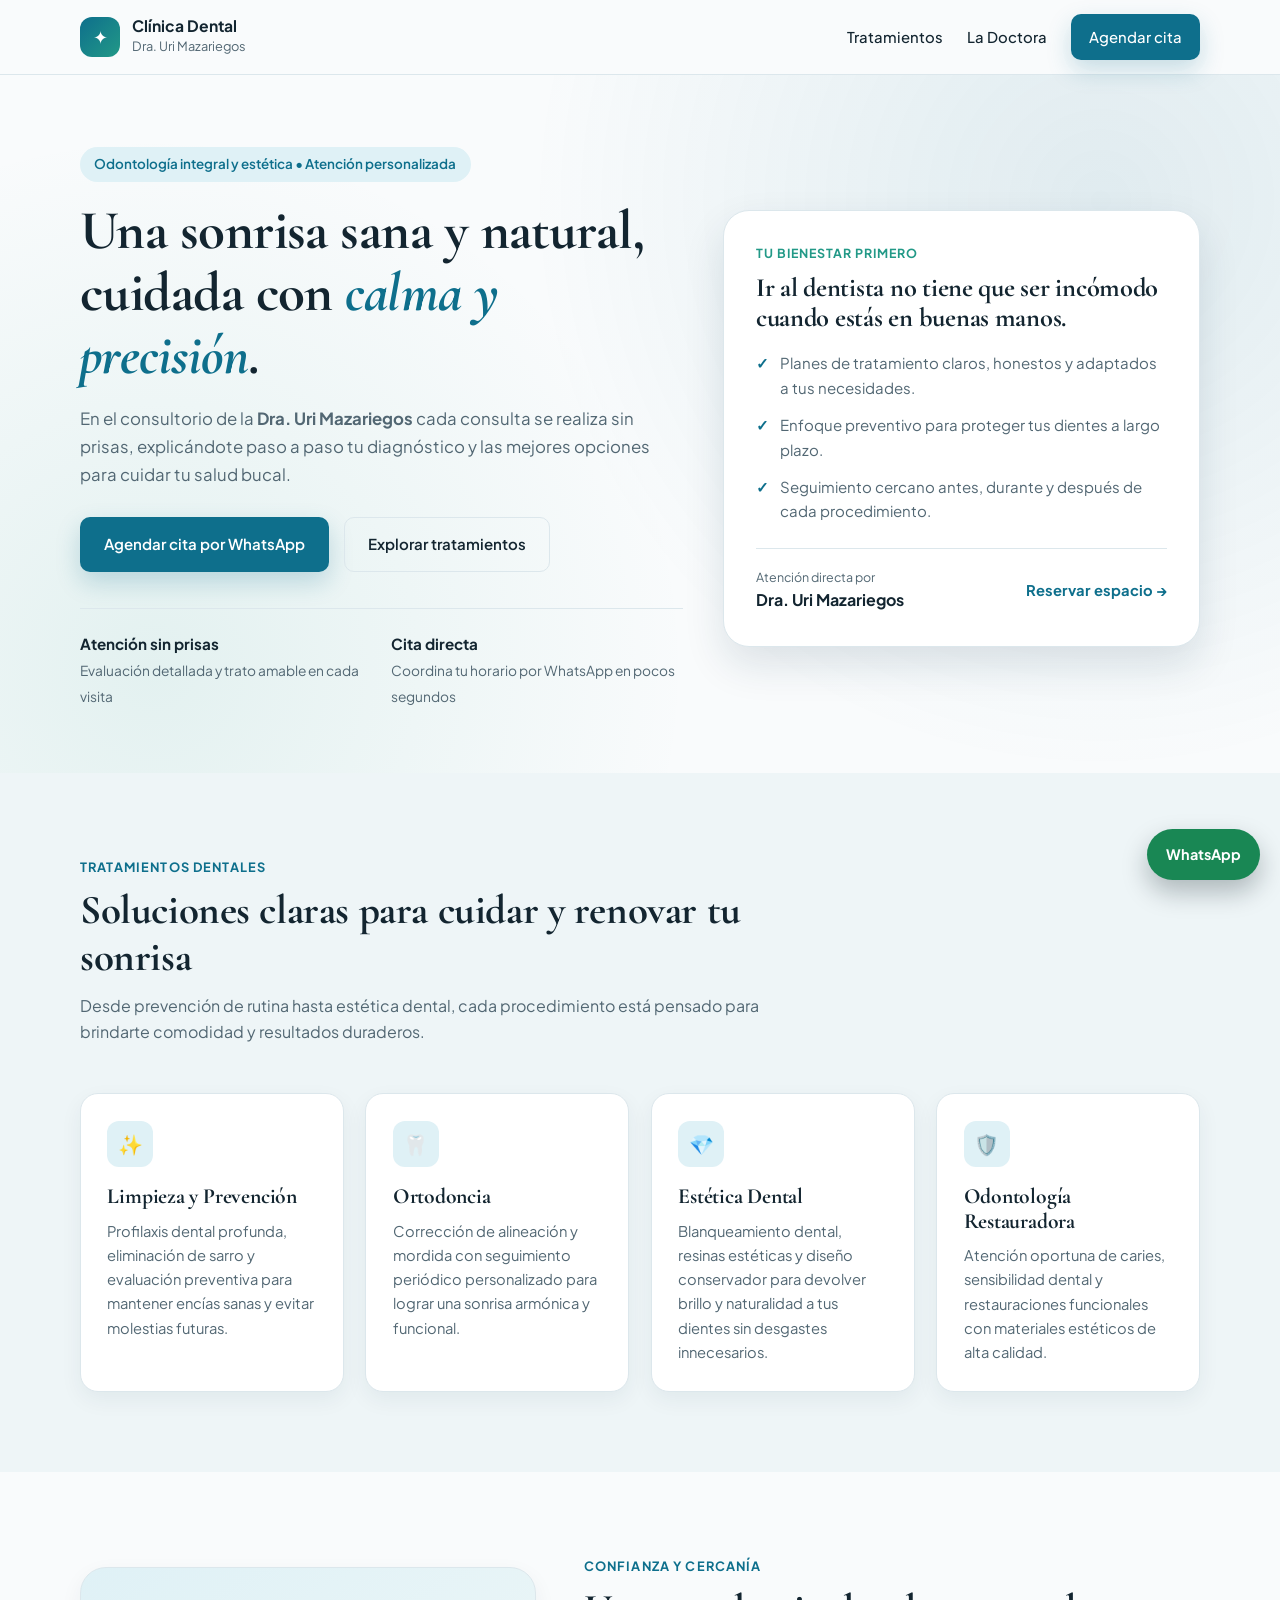
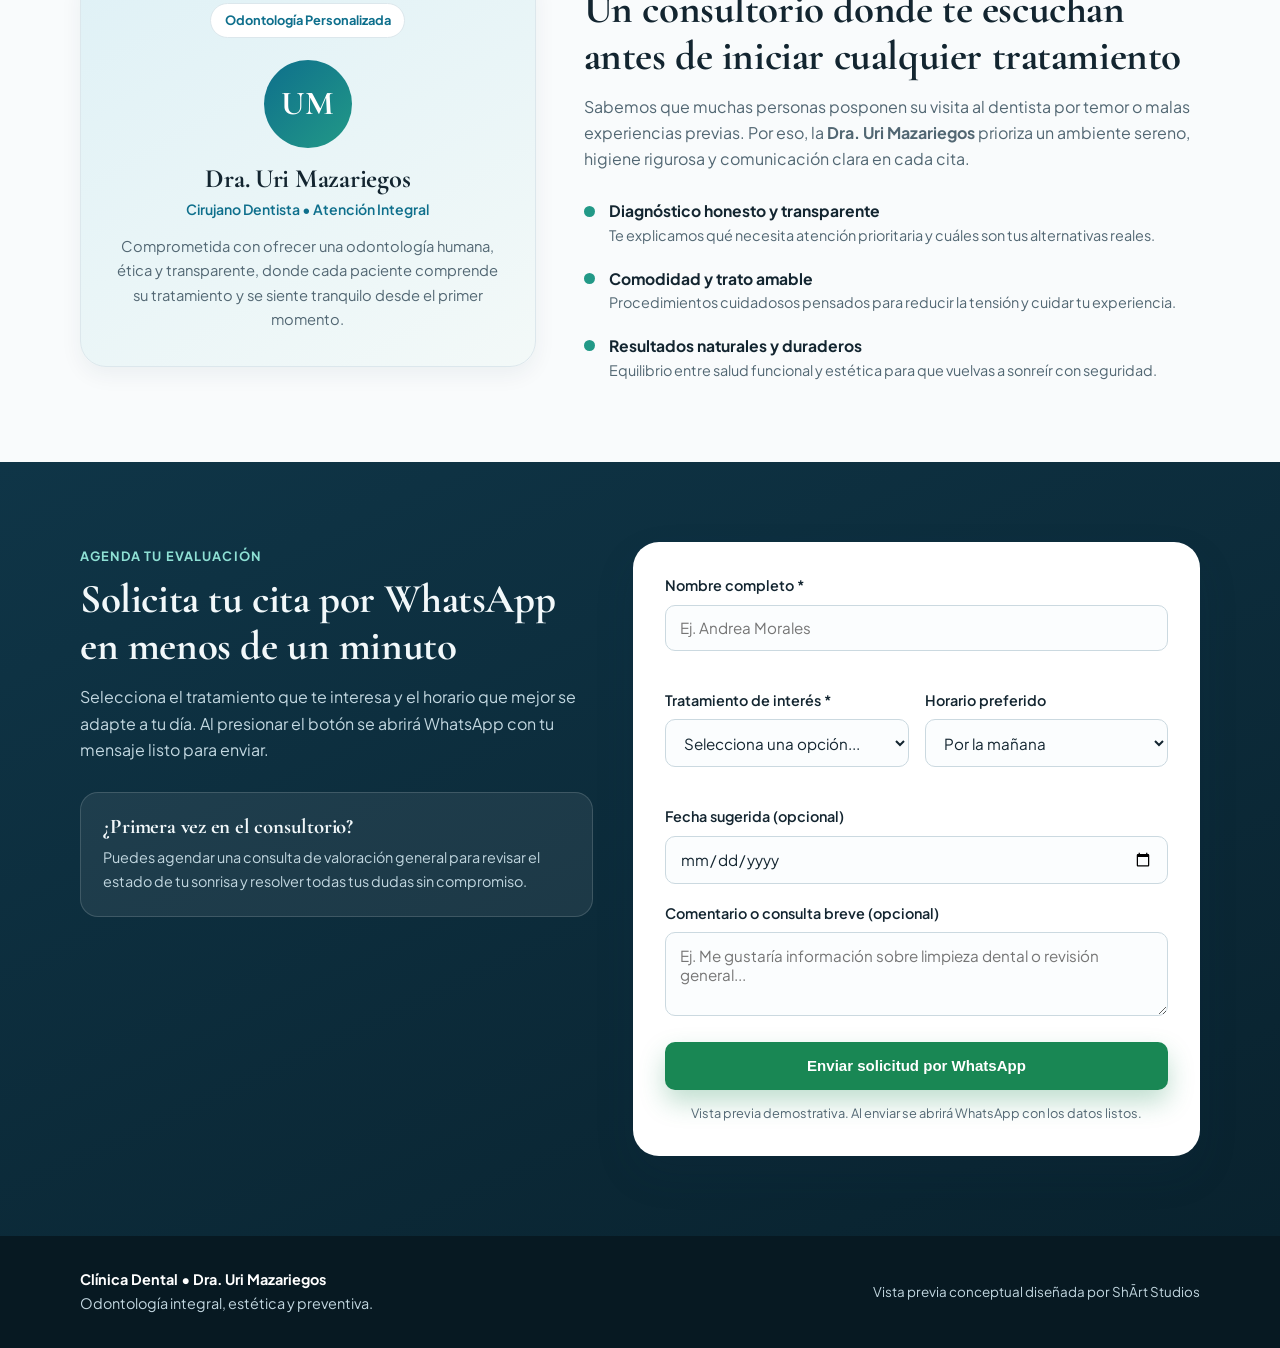
<file: Clinica Dental Dra Uri Mazariegos/index.html>
﻿<!DOCTYPE html>
<html lang="es">
<head>
    <meta charset="UTF-8" />
    <meta name="viewport" content="width=device-width, initial-scale=1.0" />
    <title>Clínica Dental | Dra. Uri Mazariegos</title>
    <link rel="preconnect" href="https://fonts.googleapis.com" />
    <link rel="preconnect" href="https://fonts.gstatic.com" crossorigin />
    <link href="https://fonts.googleapis.com/css2?family=Cormorant+Garamond:wght@600;700&family=Plus+Jakarta+Sans:wght@400;500;600;700&display=swap" rel="stylesheet" />
    <link rel="stylesheet" href="styles.css" />
</head>
<body>
    <!-- Barra superior -->
    <header class="topbar" id="inicio">
        <div class="container topbar__inner">
            <a href="#inicio" class="brand">
                <span class="brand__icon" aria-hidden="true">✦</span>
                <span class="brand__text">
                    <strong>Clínica Dental</strong>
                    <small>Dra. Uri Mazariegos</small>
                </span>
            </a>

            <nav class="nav" aria-label="Navegación principal">
                <a href="#tratamientos">Tratamientos</a>
                <a href="#doctora">La Doctora</a>
                <a href="#cita" class="btn btn--sm btn--primary">Agendar cita</a>
            </nav>
        </div>
    </header>

    <main>
        <!-- Portada -->
        <section class="hero">
            <div class="container hero__grid">
                <div class="hero__content reveal">
                    <span class="badge">Odontología integral y estética • Atención personalizada</span>
                    <h1>Una sonrisa sana y natural, cuidada con <span>calma y precisión</span>.</h1>
                    <p class="hero__lead">
                        En el consultorio de la <strong>Dra. Uri Mazariegos</strong> cada consulta se realiza sin prisas, explicándote paso a paso tu diagnóstico y las mejores opciones para cuidar tu salud bucal.
                    </p>

                    <div class="hero__actions">
                        <a href="#cita" class="btn btn--primary">Agendar cita por WhatsApp</a>
                        <a href="#tratamientos" class="btn btn--ghost">Explorar tratamientos</a>
                    </div>

                    <div class="hero__highlights">
                        <div class="highlight-item">
                            <strong>Atención sin prisas</strong>
                            <span>Evaluación detallada y trato amable en cada visita</span>
                        </div>
                        <div class="highlight-item">
                            <strong>Cita directa</strong>
                            <span>Coordina tu horario por WhatsApp en pocos segundos</span>
                        </div>
                    </div>
                </div>

                <aside class="hero__card reveal" aria-label="Propuesta de atención dental">
                    <div class="card-spotlight">
                        <span class="card-spotlight__tag">Tu bienestar primero</span>
                        <h2>Ir al dentista no tiene que ser incómodo cuando estás en buenas manos.</h2>
                        <ul class="benefit-list">
                            <li>Planes de tratamiento claros, honestos y adaptados a tus necesidades.</li>
                            <li>Enfoque preventivo para proteger tus dientes a largo plazo.</li>
                            <li>Seguimiento cercano antes, durante y después de cada procedimiento.</li>
                        </ul>
                        <div class="card-spotlight__footer">
                            <div>
                                <small>Atención directa por</small>
                                <strong>Dra. Uri Mazariegos</strong>
                            </div>
                            <a href="#cita" class="text-link">Reservar espacio →</a>
                        </div>
                    </div>
                </aside>
            </div>
        </section>

        <!-- Tratamientos dentales -->
        <section id="tratamientos" class="section section--soft">
            <div class="container">
                <div class="section-head reveal">
                    <span class="eyebrow">Tratamientos dentales</span>
                    <h2>Soluciones claras para cuidar y renovar tu sonrisa</h2>
                    <p>
                        Desde prevención de rutina hasta estética dental, cada procedimiento está pensado para brindarte comodidad y resultados duraderos.
                    </p>
                </div>

                <div class="treatments-grid">
                    <article class="treatment-card reveal">
                        <div class="treatment-card__icon" aria-hidden="true">✨</div>
                        <h3>Limpieza y Prevención</h3>
                        <p>
                            Profilaxis dental profunda, eliminación de sarro y evaluación preventiva para mantener encías sanas y evitar molestias futuras.
                        </p>
                    </article>

                    <article class="treatment-card reveal">
                        <div class="treatment-card__icon" aria-hidden="true">🦷</div>
                        <h3>Ortodoncia</h3>
                        <p>
                            Corrección de alineación y mordida con seguimiento periódico personalizado para lograr una sonrisa armónica y funcional.
                        </p>
                    </article>

                    <article class="treatment-card reveal">
                        <div class="treatment-card__icon" aria-hidden="true">💎</div>
                        <h3>Estética Dental</h3>
                        <p>
                            Blanqueamiento dental, resinas estéticas y diseño conservador para devolver brillo y naturalidad a tus dientes sin desgastes innecesarios.
                        </p>
                    </article>

                    <article class="treatment-card reveal">
                        <div class="treatment-card__icon" aria-hidden="true">🛡️</div>
                        <h3>Odontología Restauradora</h3>
                        <p>
                            Atención oportuna de caries, sensibilidad dental y restauraciones funcionales con materiales estéticos de alta calidad.
                        </p>
                    </article>
                </div>
            </div>
        </section>

        <!-- Perfil de la Doctora -->
        <section id="doctora" class="section">
            <div class="container doctor-grid">
                <div class="doctor-card reveal">
                    <div class="doctor-card__badge">Odontología Personalizada</div>
                    <div class="doctor-card__avatar" aria-hidden="true">UM</div>
                    <h3>Dra. Uri Mazariegos</h3>
                    <p class="doctor-card__role">Cirujano Dentista • Atención Integral</p>
                    <p class="doctor-card__bio">
                        Comprometida con ofrecer una odontología humana, ética y transparente, donde cada paciente comprende su tratamiento y se siente tranquilo desde el primer momento.
                    </p>
                </div>

                <div class="doctor-details reveal">
                    <span class="eyebrow">Confianza y cercanía</span>
                    <h2>Un consultorio donde te escuchan antes de iniciar cualquier tratamiento</h2>
                    <p>
                        Sabemos que muchas personas posponen su visita al dentista por temor o malas experiencias previas. Por eso, la <strong>Dra. Uri Mazariegos</strong> prioriza un ambiente sereno, higiene rigurosa y comunicación clara en cada cita.
                    </p>

                    <div class="pillars">
                        <div class="pillar">
                            <span class="pillar__dot" aria-hidden="true"></span>
                            <div>
                                <strong>Diagnóstico honesto y transparente</strong>
                                <p>Te explicamos qué necesita atención prioritaria y cuáles son tus alternativas reales.</p>
                            </div>
                        </div>
                        <div class="pillar">
                            <span class="pillar__dot" aria-hidden="true"></span>
                            <div>
                                <strong>Comodidad y trato amable</strong>
                                <p>Procedimientos cuidadosos pensados para reducir la tensión y cuidar tu experiencia.</p>
                            </div>
                        </div>
                        <div class="pillar">
                            <span class="pillar__dot" aria-hidden="true"></span>
                            <div>
                                <strong>Resultados naturales y duraderos</strong>
                                <p>Equilibrio entre salud funcional y estética para que vuelvas a sonreír con seguridad.</p>
                            </div>
                        </div>
                    </div>
                </div>
            </div>
        </section>

        <!-- Formulario directo a WhatsApp -->
        <section id="cita" class="section section--ocean">
            <div class="container booking-grid">
                <div class="booking-copy reveal">
                    <span class="eyebrow eyebrow--light">Agenda tu evaluación</span>
                    <h2>Solicita tu cita por WhatsApp en menos de un minuto</h2>
                    <p>
                        Selecciona el tratamiento que te interesa y el horario que mejor se adapte a tu día. Al presionar el botón se abrirá WhatsApp con tu mensaje listo para enviar.
                    </p>

                    <div class="info-box">
                        <h3>¿Primera vez en el consultorio?</h3>
                        <p>
                            Puedes agendar una consulta de valoración general para revisar el estado de tu sonrisa y resolver todas tus dudas sin compromiso.
                        </p>
                    </div>
                </div>

                <form id="dentalWhatsappForm" class="booking-form reveal" novalidate>
                    <div class="form-group">
                        <label for="patientName">Nombre completo *</label>
                        <input type="text" id="patientName" name="patientName" placeholder="Ej. Andrea Morales" required />
                        <small class="error-msg" id="nameError"></small>
                    </div>

                    <div class="form-row">
                        <div class="form-group">
                            <label for="treatmentSelect">Tratamiento de interés *</label>
                            <select id="treatmentSelect" name="treatmentSelect" required>
                                <option value="">Selecciona una opción...</option>
                                <option value="Limpieza Dental y Prevención">Limpieza Dental y Prevención</option>
                                <option value="Ortodoncia (Valoración)">Ortodoncia (Valoración)</option>
                                <option value="Estética Dental / Blanqueamiento">Estética Dental / Blanqueamiento</option>
                                <option value="Consulta General / Dolor o Molestia">Consulta General / Dolor o Molestia</option>
                            </select>
                            <small class="error-msg" id="treatmentError"></small>
                        </div>

                        <div class="form-group">
                            <label for="schedulePref">Horario preferido</label>
                            <select id="schedulePref" name="schedulePref">
                                <option value="Por la mañana">Por la mañana</option>
                                <option value="Por la tarde">Por la tarde</option>
                                <option value="Sábado / Fin de semana">Sábado / Fin de semana</option>
                            </select>
                        </div>
                    </div>

                    <div class="form-group">
                        <label for="desiredDate">Fecha sugerida (opcional)</label>
                        <input type="date" id="desiredDate" name="desiredDate" />
                    </div>

                    <div class="form-group">
                        <label for="patientNote">Comentario o consulta breve (opcional)</label>
                        <textarea id="patientNote" name="patientNote" rows="3" placeholder="Ej. Me gustaría información sobre limpieza dental o revisión general..."></textarea>
                    </div>

                    <button type="submit" class="btn btn--whatsapp btn--full">
                        Enviar solicitud por WhatsApp
                    </button>

                    <p class="form-note">
                        Vista previa demostrativa. Al enviar se abrirá WhatsApp con los datos listos.
                    </p>
                </form>
            </div>
        </section>
    </main>

    <footer class="footer">
        <div class="container footer__inner">
            <div>
                <strong>Clínica Dental • Dra. Uri Mazariegos</strong>
                <p>Odontología integral, estética y preventiva.</p>
            </div>
            <p class="footer__credit">Vista previa conceptual diseñada por ShĀrt Studios</p>
        </div>
    </footer>

    <!-- Botón flotante WhatsApp -->
    <a href="https://wa.me/50250665384?text=Hola%20Dra.%20Uri%20Mazariegos%2C%20me%20gustar%C3%ADa%20agendar%20una%20cita%20dental."
       target="_blank"
       rel="noopener noreferrer"
       class="floating-wa"
       aria-label="Agendar cita por WhatsApp con Dra. Uri Mazariegos">
        WhatsApp
    </a>

    <script src="script.js"></script>
</body>
</html>
</file>
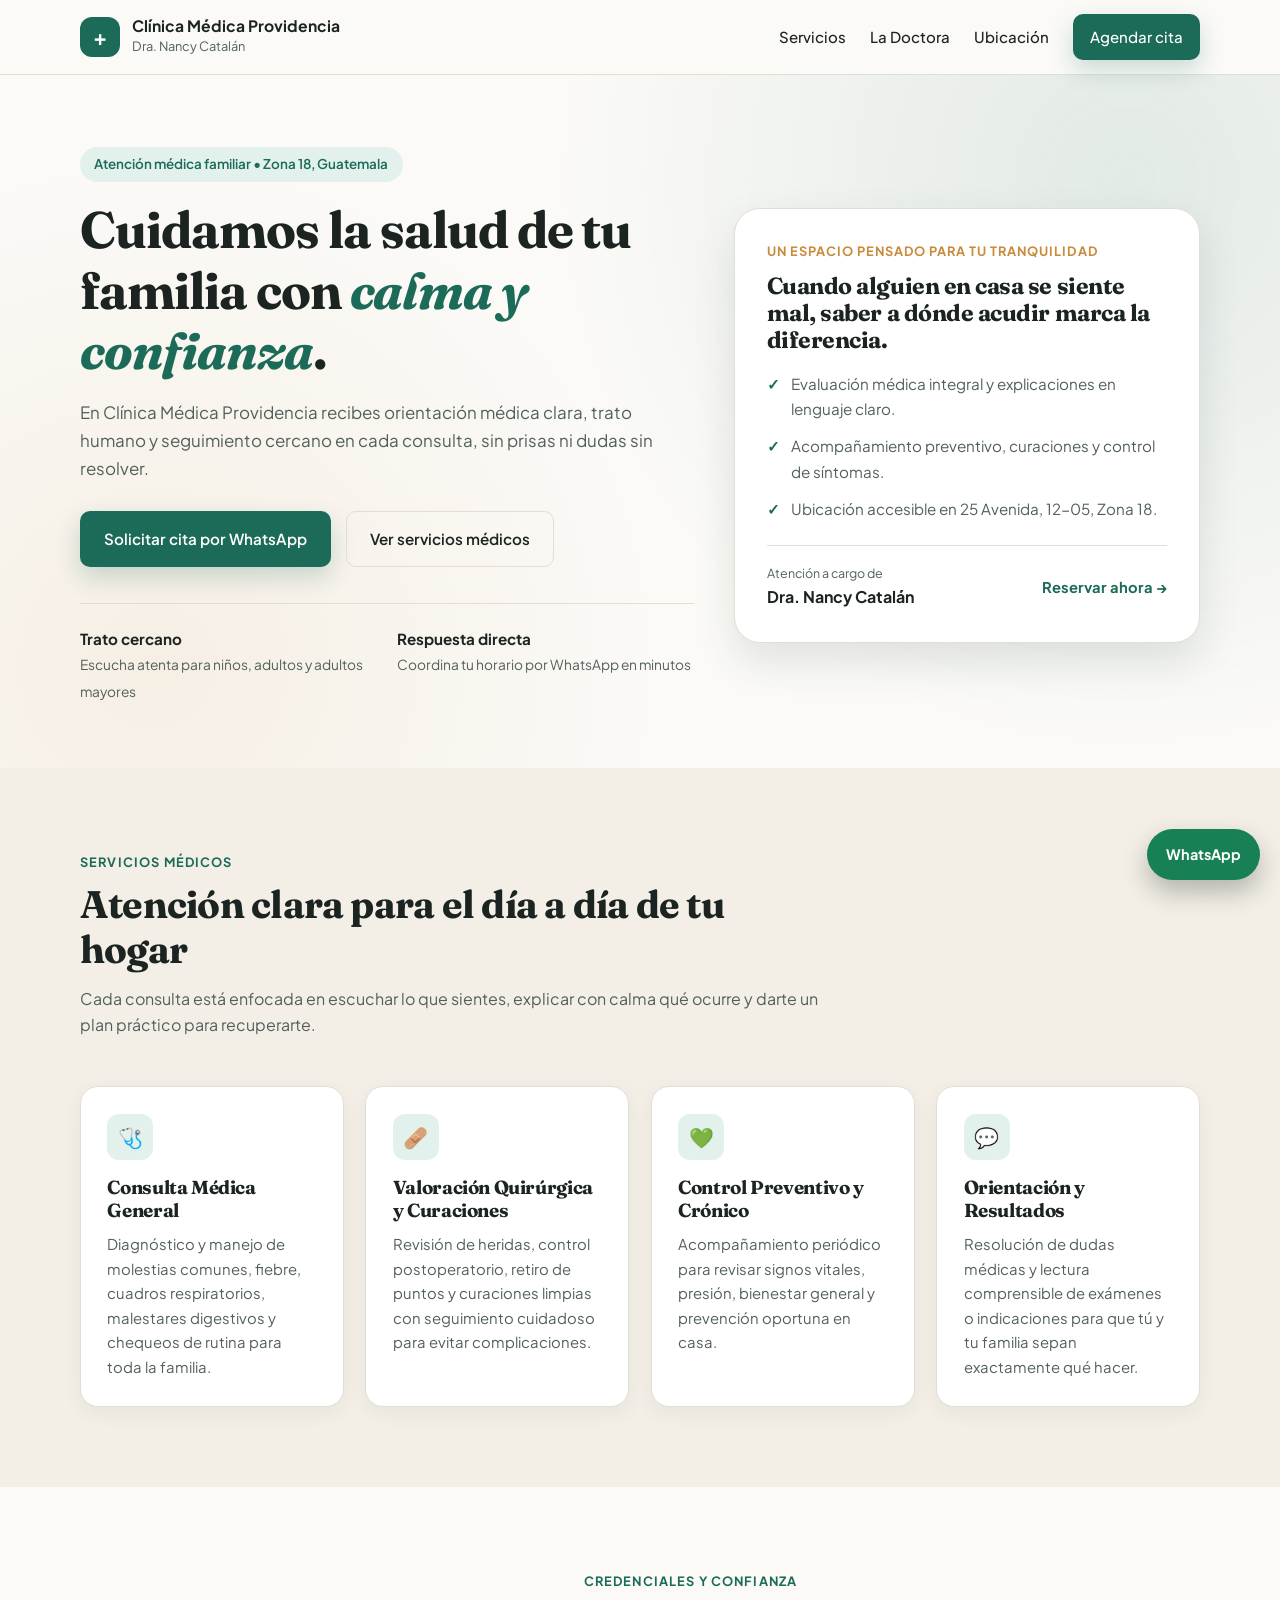
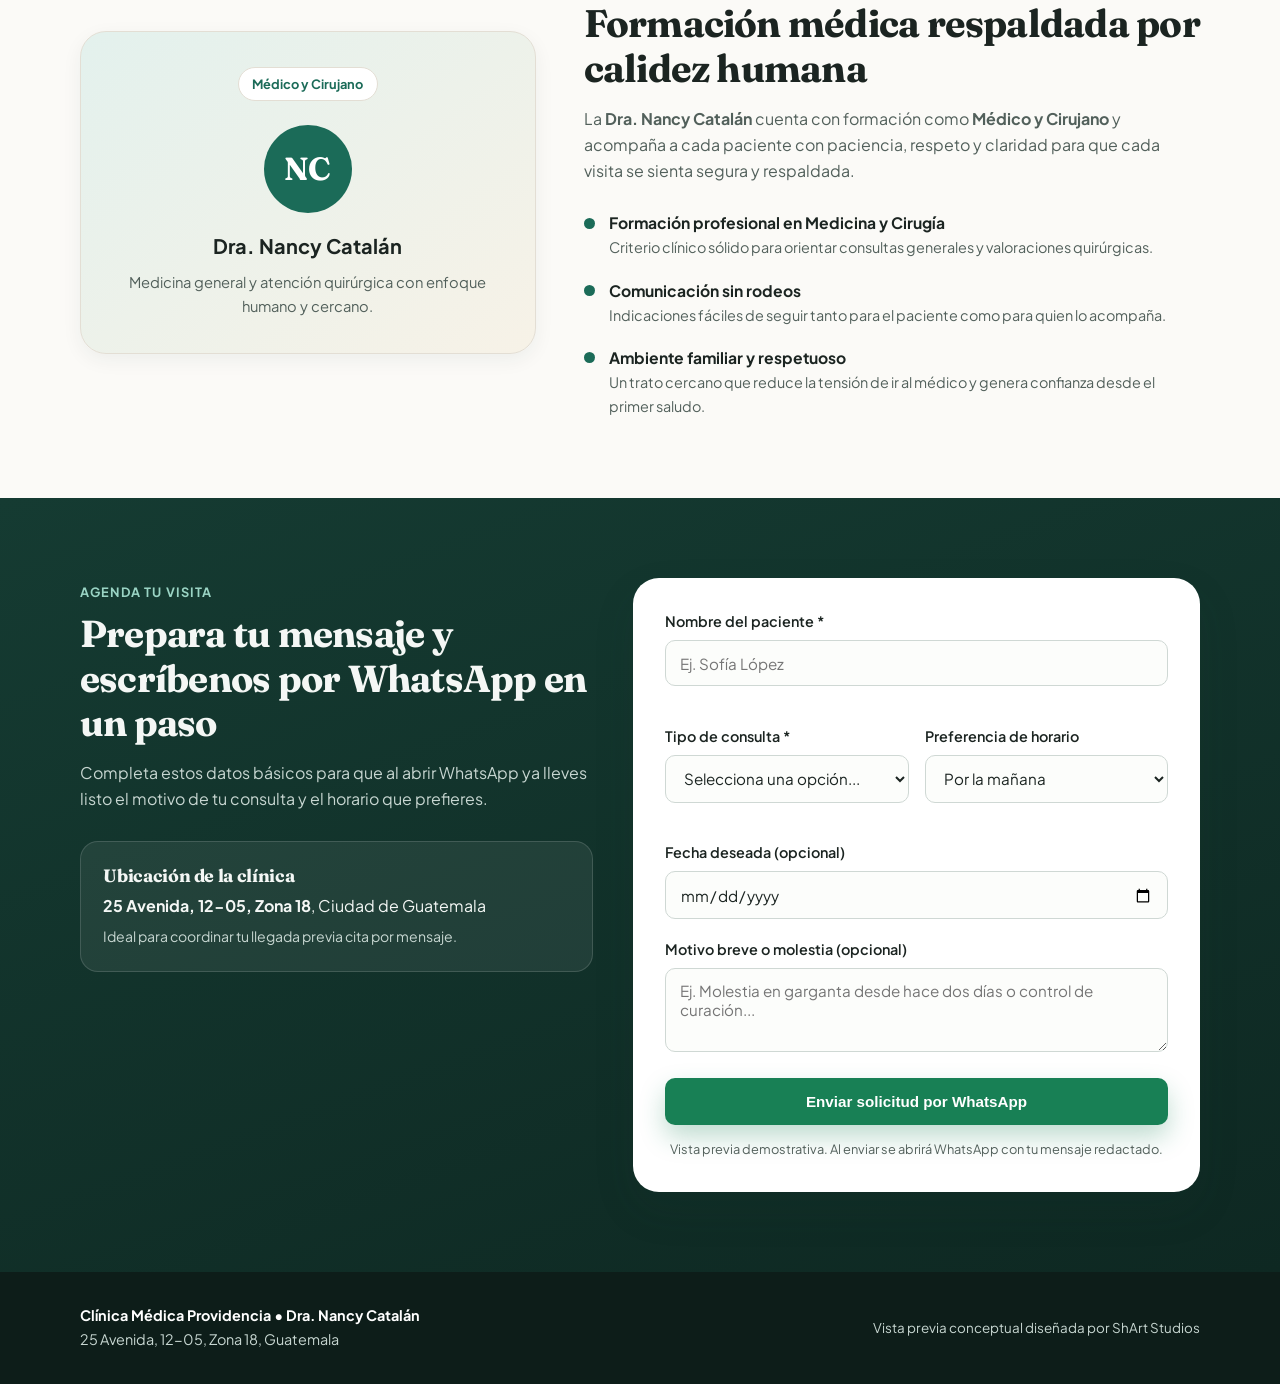
<file: Clínica medica Providencia Dra. Nancy Catalán/index.html>
﻿<!DOCTYPE html>
<html lang="es">
<head>
    <meta charset="UTF-8" />
    <meta name="viewport" content="width=device-width, initial-scale=1.0" />
    <title>Clínica Médica Providencia | Dra. Nancy Catalán</title>
    <link rel="preconnect" href="https://fonts.googleapis.com" />
    <link rel="preconnect" href="https://fonts.gstatic.com" crossorigin />
    <link href="https://fonts.googleapis.com/css2?family=Fraunces:opsz,wght@9..144,600;9..144,700&family=Plus+Jakarta+Sans:wght@400;500;600;700&display=swap" rel="stylesheet" />
    <link rel="stylesheet" href="styles.css" />
</head>
<body>
    <!-- Barra superior -->
    <header class="topbar" id="top">
        <div class="container topbar__inner">
            <a href="#top" class="brand">
                <span class="brand__mark" aria-hidden="true">+</span>
                <span class="brand__text">
                    <strong>Clínica Médica Providencia</strong>
                    <small>Dra. Nancy Catalán</small>
                </span>
            </a>

            <nav class="nav" aria-label="Navegación principal">
                <a href="#servicios">Servicios</a>
                <a href="#doctora">La Doctora</a>
                <a href="#ubicacion">Ubicación</a>
                <a href="#agendar" class="btn btn--sm btn--primary">Agendar cita</a>
            </nav>
        </div>
    </header>

    <main>
        <!-- Portada -->
        <section class="hero">
            <div class="container hero__grid">
                <div class="hero__content reveal">
                    <span class="badge">Atención médica familiar • Zona 18, Guatemala</span>
                    <h1>Cuidamos la salud de tu familia con <span>calma y confianza</span>.</h1>
                    <p class="hero__lead">
                        En Clínica Médica Providencia recibes orientación médica clara, trato humano y seguimiento cercano en cada consulta, sin prisas ni dudas sin resolver.
                    </p>

                    <div class="hero__actions">
                        <a href="#agendar" class="btn btn--primary">Solicitar cita por WhatsApp</a>
                        <a href="#servicios" class="btn btn--ghost">Ver servicios médicos</a>
                    </div>

                    <div class="hero__trust">
                        <div class="trust-item">
                            <strong>Trato cercano</strong>
                            <span>Escucha atenta para niños, adultos y adultos mayores</span>
                        </div>
                        <div class="trust-item">
                            <strong>Respuesta directa</strong>
                            <span>Coordina tu horario por WhatsApp en minutos</span>
                        </div>
                    </div>
                </div>

                <aside class="hero__card reveal" aria-label="Resumen de atención">
                    <div class="card-panel">
                        <p class="card-panel__eyebrow">Un espacio pensado para tu tranquilidad</p>
                        <h2>Cuando alguien en casa se siente mal, saber a dónde acudir marca la diferencia.</h2>
                        <ul class="check-list">
                            <li>Evaluación médica integral y explicaciones en lenguaje claro.</li>
                            <li>Acompañamiento preventivo, curaciones y control de síntomas.</li>
                            <li>Ubicación accesible en 25 Avenida, 12-05, Zona 18.</li>
                        </ul>
                        <div class="card-panel__footer">
                            <div>
                                <small>Atención a cargo de</small>
                                <strong>Dra. Nancy Catalán</strong>
                            </div>
                            <a href="#agendar" class="link-arrow">Reservar ahora →</a>
                        </div>
                    </div>
                </aside>
            </div>
        </section>

        <!-- Servicios médicos -->
        <section id="servicios" class="section section--warm">
            <div class="container">
                <div class="section-head reveal">
                    <span class="eyebrow">Servicios médicos</span>
                    <h2>Atención clara para el día a día de tu hogar</h2>
                    <p>
                        Cada consulta está enfocada en escuchar lo que sientes, explicar con calma qué ocurre y darte un plan práctico para recuperarte.
                    </p>
                </div>

                <div class="services-grid">
                    <article class="service-card reveal">
                        <div class="service-card__icon" aria-hidden="true">🩺</div>
                        <h3>Consulta Médica General</h3>
                        <p>
                            Diagnóstico y manejo de molestias comunes, fiebre, cuadros respiratorios, malestares digestivos y chequeos de rutina para toda la familia.
                        </p>
                    </article>

                    <article class="service-card reveal">
                        <div class="service-card__icon" aria-hidden="true">🩹</div>
                        <h3>Valoración Quirúrgica y Curaciones</h3>
                        <p>
                            Revisión de heridas, control postoperatorio, retiro de puntos y curaciones limpias con seguimiento cuidadoso para evitar complicaciones.
                        </p>
                    </article>

                    <article class="service-card reveal">
                        <div class="service-card__icon" aria-hidden="true">💚</div>
                        <h3>Control Preventivo y Crónico</h3>
                        <p>
                            Acompañamiento periódico para revisar signos vitales, presión, bienestar general y prevención oportuna en casa.
                        </p>
                    </article>

                    <article class="service-card reveal">
                        <div class="service-card__icon" aria-hidden="true">💬</div>
                        <h3>Orientación y Resultados</h3>
                        <p>
                            Resolución de dudas médicas y lectura comprensible de exámenes o indicaciones para que tú y tu familia sepan exactamente qué hacer.
                        </p>
                    </article>
                </div>
            </div>
        </section>

        <!-- Credenciales y enfoque humano -->
        <section id="doctora" class="section">
            <div class="container doctor-grid">
                <div class="doctor-visual reveal">
                    <div class="portrait-frame">
                        <div class="portrait-badge">Médico y Cirujano</div>
                        <div class="portrait-placeholder">
                            <span class="portrait-initials">NC</span>
                            <strong>Dra. Nancy Catalán</strong>
                            <p>Medicina general y atención quirúrgica con enfoque humano y cercano.</p>
                        </div>
                    </div>
                </div>

                <div class="doctor-content reveal">
                    <span class="eyebrow">Credenciales y confianza</span>
                    <h2>Formación médica respaldada por calidez humana</h2>
                    <p>
                        La <strong>Dra. Nancy Catalán</strong> cuenta con formación como <strong>Médico y Cirujano</strong> y acompaña a cada paciente con paciencia, respeto y claridad para que cada visita se sienta segura y respaldada.
                    </p>

                    <div class="credentials-list">
                        <div class="cred-item">
                            <span class="cred-dot" aria-hidden="true"></span>
                            <div>
                                <strong>Formación profesional en Medicina y Cirugía</strong>
                                <p>Criterio clínico sólido para orientar consultas generales y valoraciones quirúrgicas.</p>
                            </div>
                        </div>
                        <div class="cred-item">
                            <span class="cred-dot" aria-hidden="true"></span>
                            <div>
                                <strong>Comunicación sin rodeos</strong>
                                <p>Indicaciones fáciles de seguir tanto para el paciente como para quien lo acompaña.</p>
                            </div>
                        </div>
                        <div class="cred-item">
                            <span class="cred-dot" aria-hidden="true"></span>
                            <div>
                                <strong>Ambiente familiar y respetuoso</strong>
                                <p>Un trato cercano que reduce la tensión de ir al médico y genera confianza desde el primer saludo.</p>
                            </div>
                        </div>
                    </div>
                </div>
            </div>
        </section>

        <!-- Formulario guiado directo a WhatsApp + Ubicación -->
        <section id="agendar" class="section section--sage">
            <div class="container booking-grid">
                <div class="booking-info reveal">
                    <span class="eyebrow eyebrow--light">Agenda tu visita</span>
                    <h2>Prepara tu mensaje y escríbenos por WhatsApp en un paso</h2>
                    <p>
                        Completa estos datos básicos para que al abrir WhatsApp ya lleves listo el motivo de tu consulta y el horario que prefieres.
                    </p>

                    <div id="ubicacion" class="location-box">
                        <h3>Ubicación de la clínica</h3>
                        <p><strong>25 Avenida, 12-05, Zona 18</strong>, Ciudad de Guatemala</p>
                        <p class="location-note">Ideal para coordinar tu llegada previa cita por mensaje.</p>
                    </div>
                </div>

                <form id="whatsappForm" class="booking-form reveal" novalidate>
                    <div class="form-group">
                        <label for="patientName">Nombre del paciente *</label>
                        <input type="text" id="patientName" name="patientName" placeholder="Ej. Sofía López" required />
                        <small class="error-msg" id="nameError"></small>
                    </div>

                    <div class="form-row">
                        <div class="form-group">
                            <label for="serviceType">Tipo de consulta *</label>
                            <select id="serviceType" name="serviceType" required>
                                <option value="">Selecciona una opción...</option>
                                <option value="Consulta Médica General">Consulta Médica General</option>
                                <option value="Valoración Quirúrgica y Curaciones">Valoración Quirúrgica y Curaciones</option>
                                <option value="Control Preventivo / Seguimiento">Control Preventivo / Seguimiento</option>
                                <option value="Revisión de Exámenes / Orientación">Revisión de Exámenes / Orientación</option>
                            </select>
                            <small class="error-msg" id="serviceError"></small>
                        </div>

                        <div class="form-group">
                            <label for="preferredTime">Preferencia de horario</label>
                            <select id="preferredTime" name="preferredTime">
                                <option value="Por la mañana">Por la mañana</option>
                                <option value="Por la tarde">Por la tarde</option>
                                <option value="Lo antes posible">Lo antes posible</option>
                            </select>
                        </div>
                    </div>

                    <div class="form-group">
                        <label for="preferredDate">Fecha deseada (opcional)</label>
                        <input type="date" id="preferredDate" name="preferredDate" />
                    </div>

                    <div class="form-group">
                        <label for="symptomsNote">Motivo breve o molestia (opcional)</label>
                        <textarea id="symptomsNote" name="symptomsNote" rows="3" placeholder="Ej. Molestia en garganta desde hace dos días o control de curación..."></textarea>
                    </div>

                    <button type="submit" class="btn btn--whatsapp btn--full">
                        Enviar solicitud por WhatsApp
                    </button>

                    <p class="form-disclaimer">
                        Vista previa demostrativa. Al enviar se abrirá WhatsApp con tu mensaje redactado.
                    </p>
                </form>
            </div>
        </section>
    </main>

    <footer class="footer">
        <div class="container footer__inner">
            <div>
                <strong>Clínica Médica Providencia • Dra. Nancy Catalán</strong>
                <p>25 Avenida, 12-05, Zona 18, Guatemala</p>
            </div>
            <p class="footer__credit">Vista previa conceptual diseñada por ShArt Studios</p>
        </div>
    </footer>

    <!-- Botón flotante WhatsApp -->
    <a href="https://wa.me/50200000000?text=Hola%20Cl%C3%ADnica%20M%C3%A9dica%20Providencia%2C%20me%20gustar%C3%ADa%20solicitar%20informaci%C3%B3n%20sobre%20una%20cita."
       target="_blank"
       rel="noopener noreferrer"
       class="floating-wa"
       aria-label="Escribir por WhatsApp a Clínica Médica Providencia">
        WhatsApp
    </a>

    <script src="script.js"></script>
</body>
</html>
</file>
<file: Clinica Dental Dra Uri Mazariegos/styles.css>
﻿:root {
    --bg-main: #f9fbfc;
    --bg-soft: #eef5f7;
    --bg-ocean: #0f3547;
    --bg-ocean-deep: #09222e;
    --surface: #ffffff;
    --ink-main: #132530;
    --ink-muted: #526773;
    --ink-light: #f2f8fa;
    --ink-light-muted: #c2d7e0;
    --primary: #0e6f8c;
    --primary-hover: #0a576e;
    --primary-soft: #dff1f6;
    --mint-accent: #229987;
    --border: #dce7ec;
    --shadow-sm: 0 8px 22px rgba(15, 53, 71, 0.06);
    --shadow-md: 0 18px 40px rgba(15, 53, 71, 0.12);
    --radius-sm: 10px;
    --radius-md: 18px;
    --radius-lg: 26px;
}

*,
*::before,
*::after {
    box-sizing: border-box;
    margin: 0;
    padding: 0;
}

html {
    scroll-behavior: smooth;
}

body {
    font-family: "Plus Jakarta Sans", -apple-system, BlinkMacSystemFont, sans-serif;
    background-color: var(--bg-main);
    color: var(--ink-main);
    line-height: 1.65;
    -webkit-font-smoothing: antialiased;
}

h1, h2, h3 {
    font-family: "Cormorant Garamond", Georgia, serif;
    line-height: 1.14;
    letter-spacing: -0.01em;
}

.container {
    width: min(1120px, 92%);
    margin-inline: auto;
}

/* Barra superior */
.topbar {
    position: sticky;
    top: 0;
    z-index: 40;
    background: rgba(249, 251, 252, 0.92);
    backdrop-filter: blur(12px);
    border-bottom: 1px solid var(--border);
}

.topbar__inner {
    display: flex;
    align-items: center;
    justify-content: space-between;
    min-height: 74px;
    gap: 1rem;
}

.brand {
    display: flex;
    align-items: center;
    gap: 0.75rem;
    text-decoration: none;
    color: var(--ink-main);
}

.brand__icon {
    width: 40px;
    height: 40px;
    border-radius: 12px;
    background: linear-gradient(135deg, var(--primary), var(--mint-accent));
    color: #ffffff;
    display: grid;
    place-items: center;
    font-size: 1.15rem;
}

.brand__text {
    display: flex;
    flex-direction: column;
}

    .brand__text strong {
        font-size: 0.98rem;
        line-height: 1.2;
    }

    .brand__text small {
        font-size: 0.8rem;
        color: var(--ink-muted);
    }

.nav {
    display: flex;
    align-items: center;
    gap: 1.5rem;
}

    .nav a {
        text-decoration: none;
        color: var(--ink-main);
        font-weight: 500;
        font-size: 0.93rem;
        transition: color 0.2s ease;
    }

        .nav a:hover {
            color: var(--primary);
        }

/* Botones */
.btn {
    display: inline-flex;
    align-items: center;
    justify-content: center;
    padding: 0.9rem 1.45rem;
    border-radius: var(--radius-sm);
    font-weight: 600;
    font-size: 0.94rem;
    text-decoration: none;
    border: 1px solid transparent;
    cursor: pointer;
    transition: transform 0.2s ease, background-color 0.2s ease, box-shadow 0.2s ease;
}

    .btn:hover {
        transform: translateY(-2px);
    }

.btn--sm {
    padding: 0.58rem 1.05rem;
    font-size: 0.88rem;
    color: #ffffff !important;
}

.btn--primary {
    background: var(--primary);
    color: #ffffff;
    box-shadow: 0 10px 24px rgba(14, 111, 140, 0.22);
}

    .btn--primary:hover {
        background: var(--primary-hover);
    }

.btn--ghost {
    background: transparent;
    color: var(--ink-main);
    border-color: var(--border);
}

    .btn--ghost:hover {
        background: var(--bg-soft);
    }

.btn--whatsapp {
    background: #198754;
    color: #ffffff;
    box-shadow: 0 12px 26px rgba(25, 135, 84, 0.28);
}

    .btn--whatsapp:hover {
        background: #146c43;
    }

.btn--full {
    width: 100%;
}

/* Portada */
.hero {
    padding: 4.5rem 0 4rem;
    background: radial-gradient(circle at 86% 18%, rgba(14, 111, 140, 0.11), transparent 46%), radial-gradient(circle at 12% 85%, rgba(34, 153, 135, 0.1), transparent 42%);
}

.hero__grid {
    display: grid;
    grid-template-columns: 1.2fr 0.95fr;
    gap: 2.5rem;
    align-items: center;
}

.badge {
    display: inline-block;
    background: var(--primary-soft);
    color: var(--primary);
    font-weight: 600;
    font-size: 0.84rem;
    padding: 0.4rem 0.9rem;
    border-radius: 999px;
    margin-bottom: 1.1rem;
}

.hero h1 {
    font-size: clamp(2.35rem, 4.3vw, 3.55rem);
    margin-bottom: 1.1rem;
}

    .hero h1 span {
        color: var(--primary);
        font-style: italic;
    }

.hero__lead {
    font-size: 1.05rem;
    color: var(--ink-muted);
    max-width: 56ch;
    margin-bottom: 1.75rem;
}

.hero__actions {
    display: flex;
    flex-wrap: wrap;
    gap: 0.9rem;
    margin-bottom: 2.25rem;
}

.hero__highlights {
    display: grid;
    grid-template-columns: repeat(2, minmax(0, 1fr));
    gap: 1.25rem;
    padding-top: 1.4rem;
    border-top: 1px solid var(--border);
}

.highlight-item strong {
    display: block;
    font-size: 0.95rem;
}

.highlight-item span {
    font-size: 0.86rem;
    color: var(--ink-muted);
}

.card-spotlight {
    background: var(--surface);
    border: 1px solid var(--border);
    border-radius: var(--radius-lg);
    padding: 2rem;
    box-shadow: var(--shadow-md);
}

.card-spotlight__tag {
    font-size: 0.78rem;
    text-transform: uppercase;
    letter-spacing: 0.08em;
    font-weight: 700;
    color: var(--mint-accent);
    display: block;
    margin-bottom: 0.6rem;
}

.card-spotlight h2 {
    font-size: 1.65rem;
    margin-bottom: 1.15rem;
}

.benefit-list {
    list-style: none;
    display: grid;
    gap: 0.75rem;
    margin-bottom: 1.5rem;
}

    .benefit-list li {
        position: relative;
        padding-left: 1.5rem;
        font-size: 0.94rem;
        color: var(--ink-muted);
    }

        .benefit-list li::before {
            content: "✓";
            position: absolute;
            left: 0;
            color: var(--primary);
            font-weight: 700;
        }

.card-spotlight__footer {
    display: flex;
    align-items: center;
    justify-content: space-between;
    padding-top: 1.1rem;
    border-top: 1px solid var(--border);
}

    .card-spotlight__footer small {
        display: block;
        font-size: 0.78rem;
        color: var(--ink-muted);
    }

.text-link {
    text-decoration: none;
    font-weight: 700;
    color: var(--primary);
    font-size: 0.92rem;
}

/* Secciones */
.section {
    padding: 5rem 0;
}

.section--soft {
    background: var(--bg-soft);
}

.section--ocean {
    background: linear-gradient(155deg, var(--bg-ocean), var(--bg-ocean-deep));
    color: var(--ink-light);
}

.section-head {
    max-width: 60ch;
    margin-bottom: 3rem;
}

.eyebrow {
    display: inline-block;
    font-size: 0.8rem;
    font-weight: 700;
    text-transform: uppercase;
    letter-spacing: 0.09em;
    color: var(--primary);
    margin-bottom: 0.55rem;
}

.eyebrow--light {
    color: #8ee0d4;
}

.section-head h2 {
    font-size: clamp(1.95rem, 3.2vw, 2.7rem);
    margin-bottom: 0.75rem;
}

.section-head p {
    color: var(--ink-muted);
}

/* Tratamientos */
.treatments-grid {
    display: grid;
    grid-template-columns: repeat(4, minmax(0, 1fr));
    gap: 1.35rem;
}

.treatment-card {
    background: var(--surface);
    border: 1px solid var(--border);
    border-radius: var(--radius-md);
    padding: 1.65rem;
    box-shadow: var(--shadow-sm);
    transition: transform 0.25s ease, box-shadow 0.25s ease;
}

    .treatment-card:hover {
        transform: translateY(-4px);
        box-shadow: var(--shadow-md);
    }

.treatment-card__icon {
    width: 46px;
    height: 46px;
    border-radius: 12px;
    background: var(--primary-soft);
    display: grid;
    place-items: center;
    font-size: 1.25rem;
    margin-bottom: 1.1rem;
}

.treatment-card h3 {
    font-size: 1.35rem;
    margin-bottom: 0.6rem;
}

.treatment-card p {
    font-size: 0.92rem;
    color: var(--ink-muted);
}

/* Perfil de la doctora */
.doctor-grid {
    display: grid;
    grid-template-columns: 0.85fr 1.15fr;
    gap: 3rem;
    align-items: center;
}

.doctor-card {
    background: linear-gradient(150deg, var(--primary-soft), #f3f9f8);
    border: 1px solid var(--border);
    border-radius: var(--radius-lg);
    padding: 2.2rem 1.8rem;
    text-align: center;
    box-shadow: var(--shadow-sm);
}

.doctor-card__badge {
    display: inline-block;
    background: var(--surface);
    color: var(--primary);
    font-weight: 700;
    font-size: 0.8rem;
    padding: 0.35rem 0.85rem;
    border-radius: 999px;
    border: 1px solid var(--border);
    margin-bottom: 1.4rem;
}

.doctor-card__avatar {
    width: 88px;
    height: 88px;
    border-radius: 50%;
    background: linear-gradient(135deg, var(--primary), var(--mint-accent));
    color: #ffffff;
    font-family: "Cormorant Garamond", serif;
    font-size: 2.1rem;
    font-weight: 700;
    display: grid;
    place-items: center;
    margin: 0 auto 1rem;
}

.doctor-card h3 {
    font-size: 1.65rem;
    margin-bottom: 0.25rem;
}

.doctor-card__role {
    font-size: 0.88rem;
    font-weight: 600;
    color: var(--primary);
    margin-bottom: 0.8rem;
}

.doctor-card__bio {
    font-size: 0.92rem;
    color: var(--ink-muted);
}

.doctor-details h2 {
    font-size: clamp(1.95rem, 3.2vw, 2.65rem);
    margin-bottom: 0.9rem;
}

.doctor-details > p {
    color: var(--ink-muted);
    margin-bottom: 1.6rem;
}

.pillars {
    display: grid;
    gap: 1.1rem;
}

.pillar {
    display: flex;
    gap: 0.9rem;
    align-items: flex-start;
}

.pillar__dot {
    width: 11px;
    height: 11px;
    border-radius: 50%;
    background: var(--mint-accent);
    margin-top: 0.45rem;
    flex-shrink: 0;
}

.pillar strong {
    display: block;
    font-size: 0.98rem;
}

.pillar p {
    font-size: 0.9rem;
    color: var(--ink-muted);
}

/* Formulario */
.booking-grid {
    display: grid;
    grid-template-columns: 0.95fr 1.05fr;
    gap: 2.5rem;
    align-items: start;
}

.booking-copy h2 {
    font-size: clamp(1.95rem, 3.2vw, 2.6rem);
    margin-bottom: 0.9rem;
}

.booking-copy > p {
    color: var(--ink-light-muted);
    margin-bottom: 1.8rem;
}

.info-box {
    background: rgba(255, 255, 255, 0.07);
    border: 1px solid rgba(255, 255, 255, 0.15);
    border-radius: var(--radius-md);
    padding: 1.4rem;
}

    .info-box h3 {
        font-size: 1.3rem;
        margin-bottom: 0.45rem;
    }

    .info-box p {
        font-size: 0.9rem;
        color: var(--ink-light-muted);
    }

.booking-form {
    background: var(--surface);
    color: var(--ink-main);
    border-radius: var(--radius-lg);
    padding: 2rem;
    box-shadow: var(--shadow-md);
}

.form-row {
    display: grid;
    grid-template-columns: repeat(2, minmax(0, 1fr));
    gap: 1rem;
}

.form-group {
    margin-bottom: 1.15rem;
}

    .form-group label {
        display: block;
        font-weight: 600;
        font-size: 0.9rem;
        margin-bottom: 0.4rem;
    }

    .form-group input,
    .form-group select,
    .form-group textarea {
        width: 100%;
        padding: 0.78rem 0.9rem;
        border-radius: var(--radius-sm);
        border: 1px solid #cbd9e0;
        font-family: inherit;
        font-size: 0.95rem;
        color: var(--ink-main);
        background: #fbfdfe;
        transition: border-color 0.2s ease, box-shadow 0.2s ease;
    }

        .form-group input:focus,
        .form-group select:focus,
        .form-group textarea:focus {
            outline: none;
            border-color: var(--primary);
            box-shadow: 0 0 0 3px rgba(14, 111, 140, 0.15);
        }

.error-msg {
    display: block;
    color: #b91c1c;
    font-size: 0.8rem;
    margin-top: 0.25rem;
    min-height: 1rem;
}

.form-note {
    text-align: center;
    font-size: 0.8rem;
    color: var(--ink-muted);
    margin-top: 0.85rem;
}

/* Footer */
.footer {
    background: #071922;
    color: var(--ink-light-muted);
    padding: 2rem 0;
    font-size: 0.9rem;
}

.footer__inner {
    display: flex;
    flex-wrap: wrap;
    justify-content: space-between;
    align-items: center;
    gap: 1rem;
}

.footer strong {
    color: #ffffff;
}

.footer__credit {
    font-size: 0.84rem;
}

/* Botón flotante */
.floating-wa {
    position: fixed;
    right: 20px;
    bottom: 20px;
    z-index: 50;
    background: #198754;
    color: #ffffff;
    text-decoration: none;
    font-weight: 700;
    font-size: 0.9rem;
    padding: 0.85rem 1.2rem;
    border-radius: 999px;
    box-shadow: 0 12px 26px rgba(7, 25, 34, 0.28);
    transition: transform 0.2s ease, background-color 0.2s ease;
}

    .floating-wa:hover {
        transform: translateY(-3px);
        background: #146c43;
    }

/* Animación sutil */
.reveal {
    opacity: 0;
    transform: translateY(18px);
    transition: opacity 0.6s ease, transform 0.6s ease;
}

    .reveal.is-visible {
        opacity: 1;
        transform: translateY(0);
    }

/* Responsive */
@media (max-width: 960px) {
    .hero__grid,
    .doctor-grid,
    .booking-grid {
        grid-template-columns: 1fr;
    }

    .treatments-grid {
        grid-template-columns: repeat(2, minmax(0, 1fr));
    }
}

@media (max-width: 640px) {
    .nav a:not(.btn) {
        display: none;
    }

    .hero__highlights,
    .treatments-grid,
    .form-row {
        grid-template-columns: 1fr;
    }

    .booking-form,
    .card-spotlight {
        padding: 1.4rem;
    }
}
</file>
<file: Clínica medica Providencia Dra. Nancy Catalán/styles.css>
﻿:root {
    --bg-page: #fbfaf7;
    --bg-warm: #f3efe6;
    --bg-sage: #153b32;
    --bg-sage-deep: #0e2822;
    --surface: #ffffff;
    --ink-main: #1b2421;
    --ink-muted: #52605b;
    --ink-on-dark: #f4f7f5;
    --ink-on-dark-muted: #c7d6d1;
    --accent: #1b6b58;
    --accent-hover: #145445;
    --accent-soft: #e3f1ed;
    --gold-warm: #c98a3b;
    --border: #e3ded4;
    --shadow-sm: 0 6px 20px rgba(21, 59, 50, 0.06);
    --shadow-md: 0 18px 42px rgba(21, 59, 50, 0.12);
    --radius-sm: 10px;
    --radius-md: 18px;
    --radius-lg: 26px;
}

*,
*::before,
*::after {
    box-sizing: border-box;
    margin: 0;
    padding: 0;
}

html {
    scroll-behavior: smooth;
}

body {
    font-family: "Plus Jakarta Sans", -apple-system, BlinkMacSystemFont, sans-serif;
    background-color: var(--bg-page);
    color: var(--ink-main);
    line-height: 1.65;
    -webkit-font-smoothing: antialiased;
}

h1, h2, h3 {
    font-family: "Fraunces", Georgia, serif;
    line-height: 1.18;
    letter-spacing: -0.02em;
}

.container {
    width: min(1120px, 92%);
    margin-inline: auto;
}

/* Topbar */
.topbar {
    position: sticky;
    top: 0;
    z-index: 40;
    background: rgba(251, 250, 247, 0.9);
    backdrop-filter: blur(12px);
    border-bottom: 1px solid var(--border);
}

.topbar__inner {
    display: flex;
    align-items: center;
    justify-content: space-between;
    min-height: 74px;
    gap: 1rem;
}

.brand {
    display: flex;
    align-items: center;
    gap: 0.75rem;
    text-decoration: none;
    color: var(--ink-main);
}

.brand__mark {
    width: 40px;
    height: 40px;
    border-radius: 12px;
    background: var(--accent);
    color: #ffffff;
    display: grid;
    place-items: center;
    font-size: 1.35rem;
    font-weight: 700;
}

.brand__text {
    display: flex;
    flex-direction: column;
}

    .brand__text strong {
        font-size: 0.98rem;
        line-height: 1.2;
    }

    .brand__text small {
        font-size: 0.8rem;
        color: var(--ink-muted);
    }

.nav {
    display: flex;
    align-items: center;
    gap: 1.5rem;
}

    .nav a {
        text-decoration: none;
        color: var(--ink-main);
        font-weight: 500;
        font-size: 0.94rem;
        transition: color 0.2s ease;
    }

        .nav a:hover {
            color: var(--accent);
        }

/* Botones */
.btn {
    display: inline-flex;
    align-items: center;
    justify-content: center;
    gap: 0.5rem;
    padding: 0.9rem 1.45rem;
    border-radius: var(--radius-sm);
    font-weight: 600;
    font-size: 0.95rem;
    text-decoration: none;
    border: 1px solid transparent;
    cursor: pointer;
    transition: transform 0.2s ease, background-color 0.2s ease, box-shadow 0.2s ease;
}

    .btn:hover {
        transform: translateY(-2px);
    }

.btn--sm {
    padding: 0.58rem 1rem;
    font-size: 0.88rem;
    color: #ffffff !important;
}

.btn--primary {
    background: var(--accent);
    color: #ffffff;
    box-shadow: 0 10px 24px rgba(27, 107, 88, 0.22);
}

    .btn--primary:hover {
        background: var(--accent-hover);
    }

.btn--ghost {
    background: transparent;
    color: var(--ink-main);
    border-color: var(--border);
}

    .btn--ghost:hover {
        background: var(--bg-warm);
    }

.btn--whatsapp {
    background: #188055;
    color: #ffffff;
    box-shadow: 0 12px 26px rgba(24, 128, 85, 0.28);
}

    .btn--whatsapp:hover {
        background: #136845;
    }

.btn--full {
    width: 100%;
}

/* Hero */
.hero {
    padding: 4.5rem 0 4rem;
    background: radial-gradient(circle at 88% 15%, rgba(27, 107, 88, 0.11), transparent 45%), radial-gradient(circle at 12% 85%, rgba(201, 138, 59, 0.1), transparent 40%);
}

.hero__grid {
    display: grid;
    grid-template-columns: 1.25fr 0.95fr;
    gap: 2.5rem;
    align-items: center;
}

.badge {
    display: inline-block;
    background: var(--accent-soft);
    color: var(--accent);
    font-weight: 600;
    font-size: 0.84rem;
    padding: 0.4rem 0.9rem;
    border-radius: 999px;
    margin-bottom: 1.15rem;
}

.hero h1 {
    font-size: clamp(2.15rem, 4vw, 3.25rem);
    margin-bottom: 1.1rem;
}

    .hero h1 span {
        color: var(--accent);
        font-style: italic;
    }

.hero__lead {
    font-size: 1.06rem;
    color: var(--ink-muted);
    max-width: 58ch;
    margin-bottom: 1.75rem;
}

.hero__actions {
    display: flex;
    flex-wrap: wrap;
    gap: 0.9rem;
    margin-bottom: 2.25rem;
}

.hero__trust {
    display: grid;
    grid-template-columns: repeat(2, minmax(0, 1fr));
    gap: 1.25rem;
    padding-top: 1.4rem;
    border-top: 1px solid var(--border);
}

.trust-item strong {
    display: block;
    font-size: 0.95rem;
    color: var(--ink-main);
}

.trust-item span {
    font-size: 0.86rem;
    color: var(--ink-muted);
}

.card-panel {
    background: var(--surface);
    border: 1px solid var(--border);
    border-radius: var(--radius-lg);
    padding: 2rem;
    box-shadow: var(--shadow-md);
}

.card-panel__eyebrow {
    font-size: 0.8rem;
    text-transform: uppercase;
    letter-spacing: 0.08em;
    font-weight: 700;
    color: var(--gold-warm);
    margin-bottom: 0.6rem;
}

.card-panel h2 {
    font-size: 1.45rem;
    margin-bottom: 1.1rem;
}

.check-list {
    list-style: none;
    display: grid;
    gap: 0.75rem;
    margin-bottom: 1.5rem;
}

    .check-list li {
        position: relative;
        padding-left: 1.5rem;
        font-size: 0.95rem;
        color: var(--ink-muted);
    }

        .check-list li::before {
            content: "✓";
            position: absolute;
            left: 0;
            color: var(--accent);
            font-weight: 700;
        }

.card-panel__footer {
    display: flex;
    align-items: center;
    justify-content: space-between;
    padding-top: 1.1rem;
    border-top: 1px solid var(--border);
}

    .card-panel__footer small {
        display: block;
        font-size: 0.78rem;
        color: var(--ink-muted);
    }

.link-arrow {
    text-decoration: none;
    font-weight: 700;
    color: var(--accent);
    font-size: 0.92rem;
}

/* Secciones */
.section {
    padding: 5rem 0;
}

.section--warm {
    background: var(--bg-warm);
}

.section--sage {
    background: linear-gradient(160deg, var(--bg-sage), var(--bg-sage-deep));
    color: var(--ink-on-dark);
}

.section-head {
    max-width: 62ch;
    margin-bottom: 3rem;
}

.eyebrow {
    display: inline-block;
    font-size: 0.8rem;
    font-weight: 700;
    text-transform: uppercase;
    letter-spacing: 0.09em;
    color: var(--accent);
    margin-bottom: 0.55rem;
}

.eyebrow--light {
    color: #9ad4c4;
}

.section-head h2 {
    font-size: clamp(1.75rem, 3vw, 2.45rem);
    margin-bottom: 0.8rem;
}

.section-head p {
    color: var(--ink-muted);
}

/* Servicios */
.services-grid {
    display: grid;
    grid-template-columns: repeat(4, minmax(0, 1fr));
    gap: 1.35rem;
}

.service-card {
    background: var(--surface);
    border: 1px solid var(--border);
    border-radius: var(--radius-md);
    padding: 1.65rem;
    box-shadow: var(--shadow-sm);
    transition: transform 0.25s ease, box-shadow 0.25s ease;
}

    .service-card:hover {
        transform: translateY(-4px);
        box-shadow: var(--shadow-md);
    }

.service-card__icon {
    width: 46px;
    height: 46px;
    border-radius: 12px;
    background: var(--accent-soft);
    display: grid;
    place-items: center;
    font-size: 1.25rem;
    margin-bottom: 1.1rem;
}

.service-card h3 {
    font-size: 1.18rem;
    margin-bottom: 0.65rem;
}

.service-card p {
    font-size: 0.93rem;
    color: var(--ink-muted);
}

/* Doctora / Credenciales */
.doctor-grid {
    display: grid;
    grid-template-columns: 0.85fr 1.15fr;
    gap: 3rem;
    align-items: center;
}

.portrait-frame {
    position: relative;
    background: linear-gradient(145deg, var(--accent-soft), #f7f2e7);
    border: 1px solid var(--border);
    border-radius: var(--radius-lg);
    padding: 2.2rem 1.8rem;
    text-align: center;
    box-shadow: var(--shadow-sm);
}

.portrait-badge {
    display: inline-block;
    background: var(--surface);
    color: var(--accent);
    font-weight: 700;
    font-size: 0.8rem;
    padding: 0.35rem 0.85rem;
    border-radius: 999px;
    border: 1px solid var(--border);
    margin-bottom: 1.5rem;
}

.portrait-initials {
    width: 88px;
    height: 88px;
    border-radius: 50%;
    background: var(--accent);
    color: #ffffff;
    font-family: "Fraunces", serif;
    font-size: 2rem;
    font-weight: 700;
    display: grid;
    place-items: center;
    margin: 0 auto 1rem;
}

.portrait-placeholder strong {
    display: block;
    font-size: 1.25rem;
    margin-bottom: 0.45rem;
}

.portrait-placeholder p {
    font-size: 0.92rem;
    color: var(--ink-muted);
}

.doctor-content h2 {
    font-size: clamp(1.75rem, 3vw, 2.4rem);
    margin-bottom: 0.9rem;
}

.doctor-content > p {
    color: var(--ink-muted);
    margin-bottom: 1.6rem;
}

.credentials-list {
    display: grid;
    gap: 1.1rem;
}

.cred-item {
    display: flex;
    gap: 0.9rem;
    align-items: flex-start;
}

.cred-dot {
    width: 11px;
    height: 11px;
    border-radius: 50%;
    background: var(--accent);
    margin-top: 0.45rem;
    flex-shrink: 0;
}

.cred-item strong {
    display: block;
    font-size: 0.98rem;
}

.cred-item p {
    font-size: 0.9rem;
    color: var(--ink-muted);
}

/* Agenda y Formulario */
.booking-grid {
    display: grid;
    grid-template-columns: 0.95fr 1.05fr;
    gap: 2.5rem;
    align-items: start;
}

.booking-info h2 {
    font-size: clamp(1.75rem, 3vw, 2.35rem);
    margin-bottom: 0.9rem;
}

.booking-info > p {
    color: var(--ink-on-dark-muted);
    margin-bottom: 1.8rem;
}

.location-box {
    background: rgba(255, 255, 255, 0.07);
    border: 1px solid rgba(255, 255, 255, 0.14);
    border-radius: var(--radius-md);
    padding: 1.4rem;
}

    .location-box h3 {
        font-size: 1.12rem;
        margin-bottom: 0.45rem;
    }

.location-note {
    font-size: 0.88rem;
    color: var(--ink-on-dark-muted);
    margin-top: 0.35rem;
}

.booking-form {
    background: var(--surface);
    color: var(--ink-main);
    border-radius: var(--radius-lg);
    padding: 2rem;
    box-shadow: var(--shadow-md);
}

.form-row {
    display: grid;
    grid-template-columns: repeat(2, minmax(0, 1fr));
    gap: 1rem;
}

.form-group {
    margin-bottom: 1.15rem;
}

    .form-group label {
        display: block;
        font-weight: 600;
        font-size: 0.9rem;
        margin-bottom: 0.4rem;
    }

    .form-group input,
    .form-group select,
    .form-group textarea {
        width: 100%;
        padding: 0.78rem 0.9rem;
        border-radius: var(--radius-sm);
        border: 1px solid #cfd8d4;
        font-family: inherit;
        font-size: 0.95rem;
        color: var(--ink-main);
        background: #fcfdfb;
        transition: border-color 0.2s ease, box-shadow 0.2s ease;
    }

        .form-group input:focus,
        .form-group select:focus,
        .form-group textarea:focus {
            outline: none;
            border-color: var(--accent);
            box-shadow: 0 0 0 3px rgba(27, 107, 88, 0.14);
        }

.error-msg {
    display: block;
    color: #b91c1c;
    font-size: 0.8rem;
    margin-top: 0.25rem;
    min-height: 1rem;
}

.form-disclaimer {
    text-align: center;
    font-size: 0.8rem;
    color: var(--ink-muted);
    margin-top: 0.85rem;
}

/* Footer */
.footer {
    background: #0d1d19;
    color: var(--ink-on-dark-muted);
    padding: 2rem 0;
    font-size: 0.9rem;
}

.footer__inner {
    display: flex;
    flex-wrap: wrap;
    justify-content: space-between;
    align-items: center;
    gap: 1rem;
}

.footer strong {
    color: #ffffff;
}

.footer__credit {
    font-size: 0.84rem;
}

/* Botón flotante */
.floating-wa {
    position: fixed;
    right: 20px;
    bottom: 20px;
    z-index: 50;
    background: #188055;
    color: #ffffff;
    text-decoration: none;
    font-weight: 700;
    font-size: 0.9rem;
    padding: 0.85rem 1.2rem;
    border-radius: 999px;
    box-shadow: 0 12px 26px rgba(13, 29, 25, 0.28);
    transition: transform 0.2s ease, background-color 0.2s ease;
}

    .floating-wa:hover {
        transform: translateY(-3px);
        background: #136845;
    }

/* Animación sutil al aparecer */
.reveal {
    opacity: 0;
    transform: translateY(18px);
    transition: opacity 0.6s ease, transform 0.6s ease;
}

    .reveal.is-visible {
        opacity: 1;
        transform: translateY(0);
    }

/* Responsive */
@media (max-width: 960px) {
    .hero__grid,
    .doctor-grid,
    .booking-grid {
        grid-template-columns: 1fr;
    }

    .services-grid {
        grid-template-columns: repeat(2, minmax(0, 1fr));
    }
}

@media (max-width: 640px) {
    .nav a:not(.btn) {
        display: none;
    }

    .hero__trust,
    .services-grid,
    .form-row {
        grid-template-columns: 1fr;
    }

    .booking-form,
    .card-panel {
        padding: 1.4rem;
    }
}
</file>
